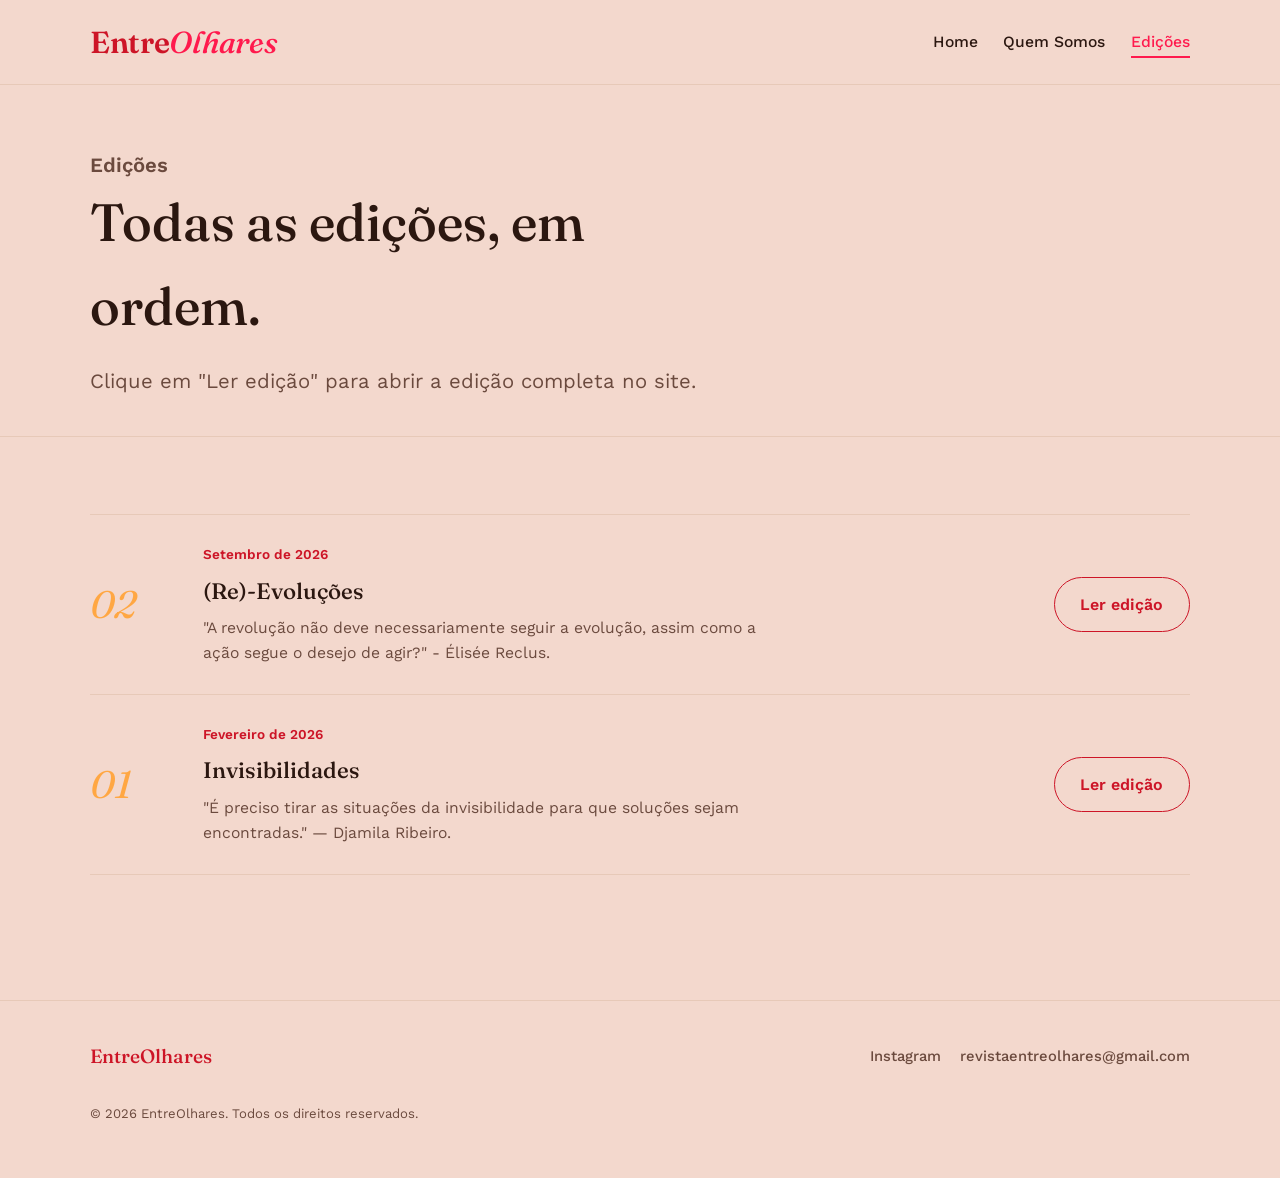
<file: edicoes.html>
<!DOCTYPE html>
<html lang="pt-BR">
<head>
<meta charset="UTF-8">
<meta name="viewport" content="width=device-width, initial-scale=1.0">
<title>Edições — EntreOlhares</title>
<meta name="description" content="Todas as edições da revista digital EntreOlhares, com link para leitura completa.">
<link rel="stylesheet" href="style.css">
</head>
<!-- Google tag (gtag.js) -->
<script async src="https://www.googletagmanager.com/gtag/js?id=G-ZFLD24NJRM"></script>
<script>
  window.dataLayer = window.dataLayer || [];
  function gtag(){dataLayer.push(arguments);}
  gtag('js', new Date());

  gtag('config', 'G-ZFLD24NJRM');
</script>
<body>

<header class="masthead">
  <div class="envolucro masthead__linha">
    <a href="index.html" class="marca">Entre<span>Olhares</span></a>
    <nav aria-label="Navegação principal">
      <ul class="nav-principal">
        <li><a href="index.html">Home</a></li>
        <li><a href="quem-somos.html">Quem Somos</a></li>
        <li><a href="edicoes.html" aria-current="page">Edições</a></li>
      </ul>
    </nav>
    <button class="botao-menu" aria-label="Abrir menu" aria-expanded="false">
      <span></span><span></span><span></span>
    </button>
  </div>
</header>

<main>

  <section class="hero-interno">
    <div class="envolucro">
      <p class="hero-interno__eyebrow">Edições</p>
      <h1>Todas as edições, em ordem.</h1>
      <p>
        Clique em "Ler edição" para abrir a edição completa no site.
      </p>
    </div>
  </section>

  <!-- ============================================================
       LISTA DE EDIÇÕES
       EDITAR — para cada edição, ajuste:
       - o número (span dentro de item-edicao__numero)
       - o título e a data/tema (item-edicao__titulo / __meta)
       - o resumo (item-edicao__resumo)
       - o href do botão "Ler edição": troque "https://exemplo.com/edicao-03"
         pelo link real onde a edição está publicada. target="_blank"
         faz o link abrir em uma nova aba.

       Para adicionar uma nova edição, copie um bloco inteiro
       <div class="item-edicao"> ... </div> e cole no topo da lista.
       ============================================================ -->
  <section class="secao">
    <div class="envolucro">
      <div class="lista-edicoes">



        <div class="item-edicao">
          <span class="item-edicao__numero">02</span>
          <div>
            <p class="item-edicao__meta">Setembro de 2026</p>
            <h2 class="item-edicao__titulo">(Re)-Evoluções</h2>
            <p class="item-edicao__resumo">
              "A revolução não deve necessariamente seguir a evolução, assim como a ação segue o desejo de agir?" - Élisée Reclus.
            </p>
          </div>
          <a class="botao botao--contorno item-edicao__link"
             href="https://online.anyflip.com/nyrmi/kivq/"
             target="_blank" rel="noopener">
            Ler edição
          </a>
        </div>

        <div class="item-edicao">
          <span class="item-edicao__numero">01</span>
          <div>
            <p class="item-edicao__meta">Fevereiro de 2026</p>
            <h2 class="item-edicao__titulo">Invisibilidades</h2>
            <p class="item-edicao__resumo">
              "É preciso tirar as situações da invisibilidade para que soluções sejam encontradas." — Djamila Ribeiro.
            </p>
          </div>
          <a class="botao botao--contorno item-edicao__link"
             href="https://anyflip.com/nyrmi/xofr/"
             target="_blank" rel="noopener">
            Ler edição
          </a>
        </div>

      </div>
    </div>
  </section>

</main>

<footer class="rodape">
  <div class="envolucro rodape__linha">
    <a href="index.html" class="rodape__marca">EntreOlhares</a>
    <ul class="rodape__social">
      <li><a href="https://instagram.com/" target="_blank" rel="noopener">Instagram</a></li>
      <li><a href="mailto:revistaentreolhares@gmail.com" data-copiar-email="revistaentreolhares@gmail.com">revistaentreolhares@gmail.com</a></li>
    </ul>
    <p class="rodape__copy">&copy; 2026 EntreOlhares. Todos os direitos reservados.</p>
  </div>
</footer>

<script src="script.js"></script>
</body>
</html>
</file>
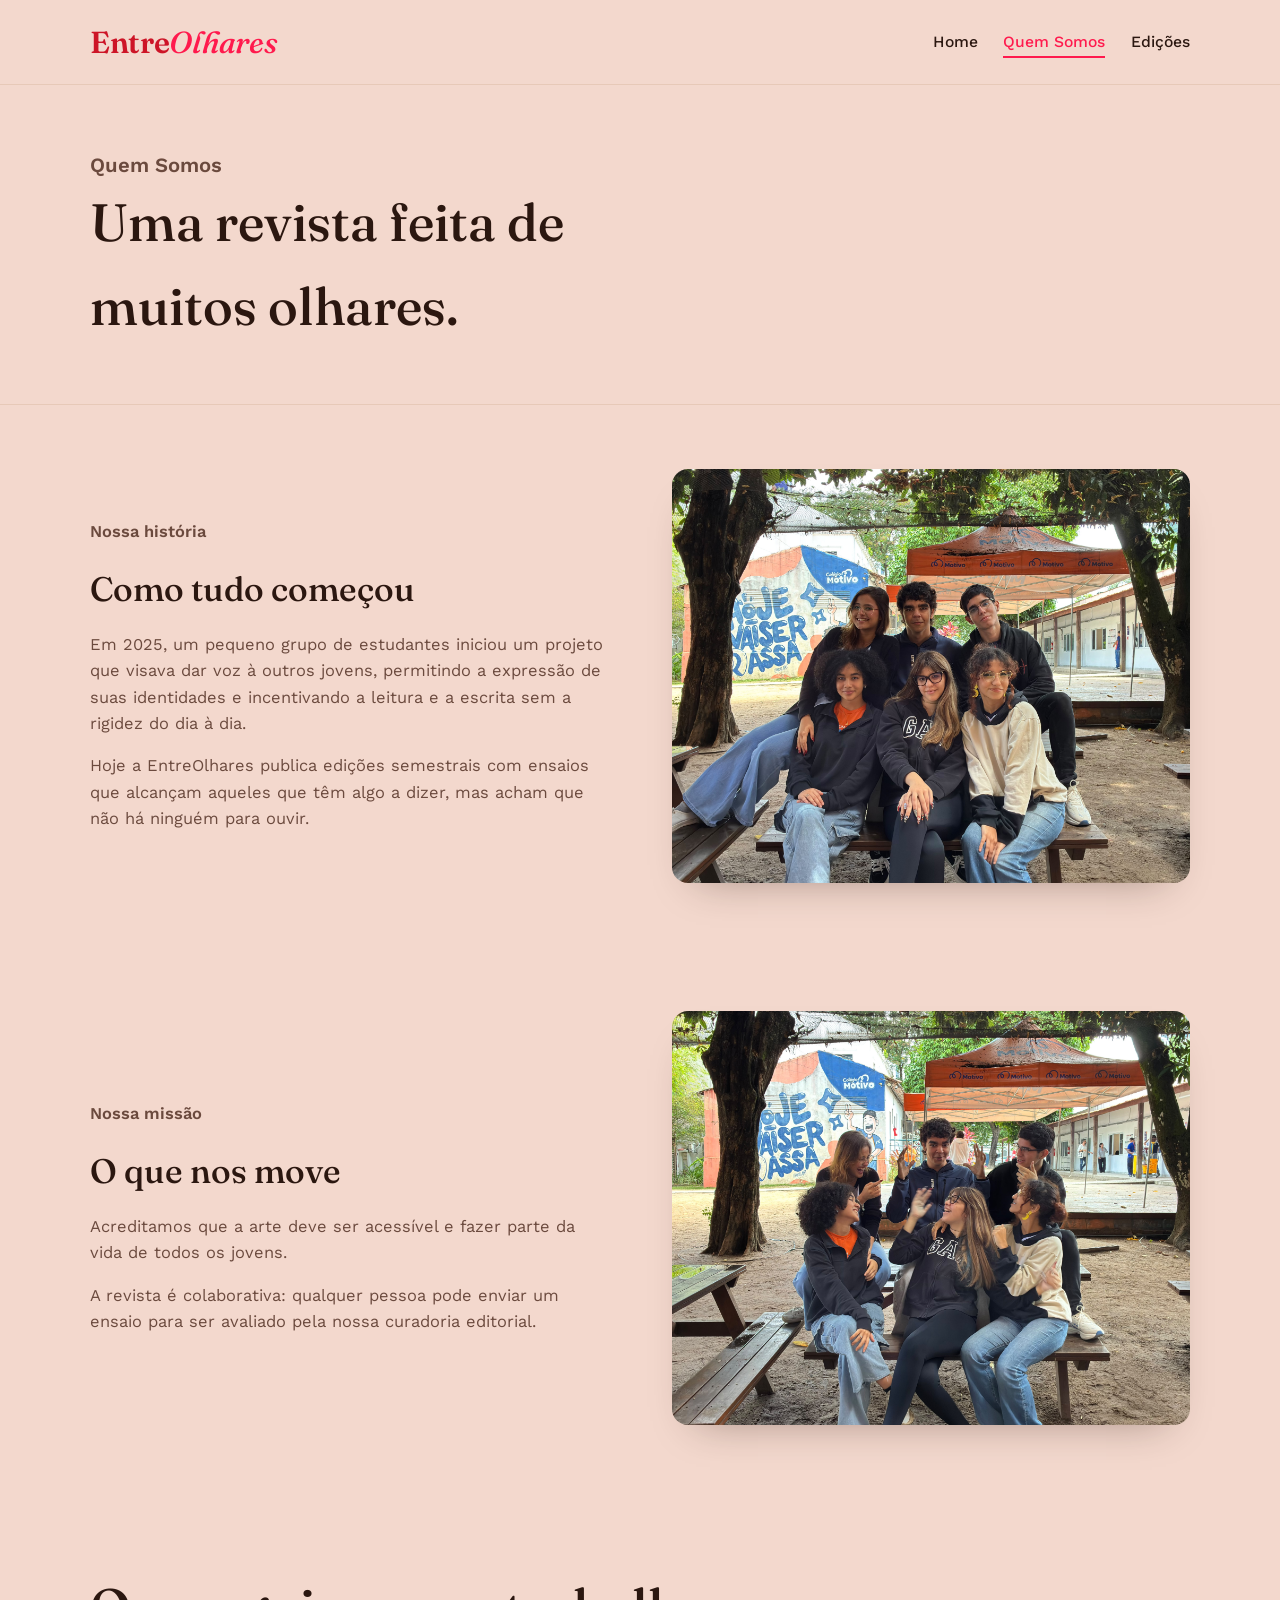
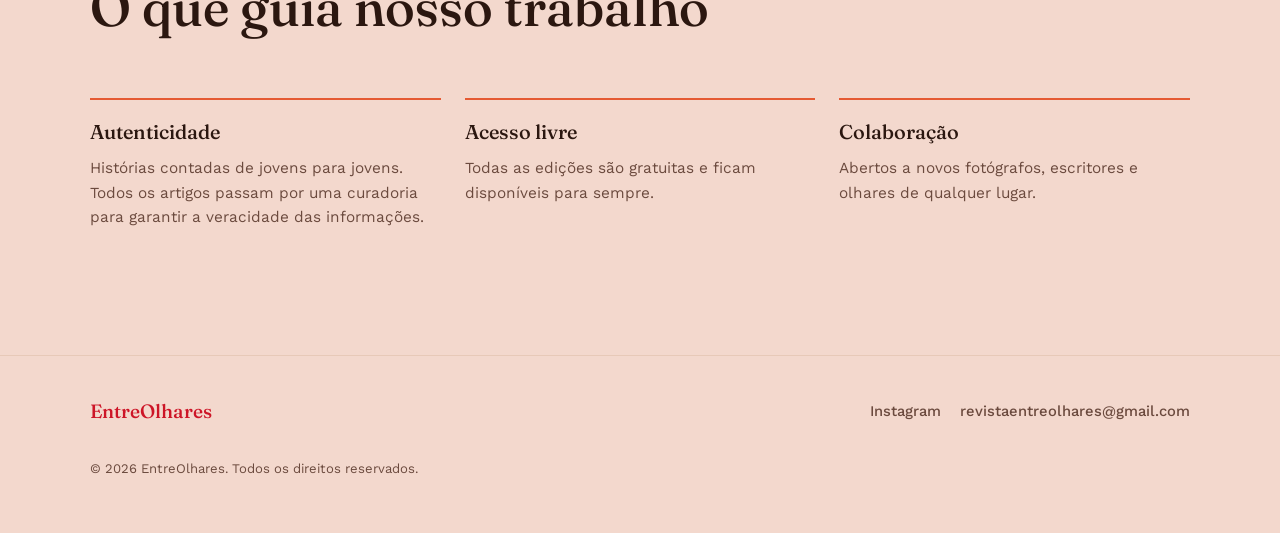
<file: quem-somos.html>
<!DOCTYPE html>
<html lang="pt-BR">
<head>
<meta charset="UTF-8">
<meta name="viewport" content="width=device-width, initial-scale=1.0">
<title>Quem Somos — EntreOlhares</title>
<meta name="description" content="Conheça a equipe e a missão por trás da revista digital EntreOlhares.">
<link rel="stylesheet" href="style.css">
</head>
<!-- Google tag (gtag.js) -->
<script async src="https://www.googletagmanager.com/gtag/js?id=G-ZFLD24NJRM"></script>
<script>
  window.dataLayer = window.dataLayer || [];
  function gtag(){dataLayer.push(arguments);}
  gtag('js', new Date());

  gtag('config', 'G-ZFLD24NJRM');
</script>
<body>

<header class="masthead">
  <div class="envolucro masthead__linha">
    <a href="index.html" class="marca">Entre<span>Olhares</span></a>
    <nav aria-label="Navegação principal">
      <ul class="nav-principal">
        <li><a href="index.html">Home</a></li>
        <li><a href="quem-somos.html" aria-current="page">Quem Somos</a></li>
        <li><a href="edicoes.html">Edições</a></li>
      </ul>
    </nav>
    <button class="botao-menu" aria-label="Abrir menu" aria-expanded="false">
      <span></span><span></span><span></span>
    </button>
  </div>
</header>

<main>

  <!-- EDITAR: eyebrow, título e texto de abertura da página -->
  <section class="hero-interno">
    <div class="envolucro">
      <p class="hero-interno__eyebrow">Quem Somos</p>
      <h1>Uma revista feita de muitos olhares.</h1>
      <p>
      
      </p>
    </div>
  </section>

  <!-- ============================================================
       BLOCO 1 — texto à esquerda, imagem à direita
       EDITAR: troque o texto dentro de <div class="bloco-editorial__texto">
       e a imagem em <img src="...">
       ============================================================ -->
  <section class="envolucro">
    <div class="bloco-editorial">
      <div class="bloco-editorial__texto">
        <p class="bloco-editorial__kicker">Nossa história</p>
        <h2 class="bloco-editorial__titulo">Como tudo começou</h2>
        <!-- EDITAR: cada parágrafo abaixo é um <p> — adicione ou remova à vontade -->
        <p>
          Em 2025, um pequeno grupo de estudantes iniciou um projeto que visava dar voz à outros jovens, permitindo a expressão de suas identidades e incentivando a leitura e a escrita sem a rigidez do dia à dia.
        </p>
        <p>
          Hoje a EntreOlhares publica edições semestrais com ensaios
          que alcançam aqueles que têm algo a dizer, mas acham que não há ninguém para ouvir.
        </p>
      </div>
      <div class="bloco-editorial__imagem">
        <!-- EDITAR: troque pela sua própria foto -->
        <img src="22a3df7e-803e-43e1-8a9c-26025b3429ec.jpeg" alt="Foto ilustrativa ">
      </div>
    </div>
  </section>

  <!-- ============================================================
       BLOCO 2 — imagem à esquerda, texto à direita
       (a classe "bloco-editorial--invertido" faz a ordem trocar)
       ============================================================ -->
  <section class="envolucro">
    <div class="bloco-editorial bloco-editorial--invertido">
      <div class="bloco-editorial__texto">
        <p class="bloco-editorial__kicker">Nossa missão</p>
        <h2 class="bloco-editorial__titulo">O que nos move</h2>
        <p>
          Acreditamos que a arte deve ser acessível e fazer parte da vida de todos os jovens.
        </p>
        <p>
          A revista é colaborativa: qualquer pessoa pode enviar um ensaio
          para ser avaliado pela nossa curadoria editorial.
        </p>
      </div>
      <div class="bloco-editorial__imagem">
        <!-- EDITAR: troque pela sua própria foto -->
        <img src="6b373a09-2f87-4866-98b4-ff094ee57b6b.jpeg" alt="Foto ilustrativa de um ensaio ">
      </div>
    </div>
  </section>

  <!-- ============================================================
       VALORES — três colunas simples
       EDITAR: título e texto de cada item. Para adicionar um item,
       copie um bloco <li>...</li> inteiro.
       ============================================================ -->
  <section class="secao">
    <div class="envolucro">
      <div class="secao__cabecalho">
        <h2 class="secao__titulo">O que guia nosso trabalho</h2>
      </div>
      <ul class="lista-valores">
        <li>
          <h3>Autenticidade</h3>
          <p>Histórias contadas de jovens para jovens. Todos os artigos passam por uma curadoria para garantir a veracidade das informações.</p>
        </li>
        <li>
          <h3>Acesso livre</h3>
          <p>Todas as edições são gratuitas e ficam disponíveis para sempre.</p>
        </li>
        <li>
          <h3>Colaboração</h3>
          <p>Abertos a novos fotógrafos, escritores e olhares de qualquer lugar.</p>
        </li>
      </ul>
    </div>
  </section>

</main>

<footer class="rodape">
  <div class="envolucro rodape__linha">
    <a href="index.html" class="rodape__marca">EntreOlhares</a>
    <ul class="rodape__social">
      <li><a href="https://instagram.com/" target="_blank" rel="noopener">Instagram</a></li>
      <li><a href="mailto:revistaentreolhares@gmail.com" data-copiar-email="revistaentreolhares@gmail.com">revistaentreolhares@gmail.com</a></li>
    </ul>
    <p class="rodape__copy">&copy; 2026 EntreOlhares. Todos os direitos reservados.</p>
  </div>
</footer>

<script src="script.js"></script>
</body>
</html>
</file>
<file: style.css>
/* =========================================================================
   ENTREOLHARES — FOLHA DE ESTILO PRINCIPAL
   Este arquivo é compartilhado pelas 3 páginas (index, quem-somos, edicoes).
   As cores e fontes ficam centralizadas em :root logo abaixo — para mudar
   a identidade visual da revista, basta editar os valores ali.
   ========================================================================= */

@import url('https://fonts.googleapis.com/css2?family=Fraunces:ital,opsz,wght@0,9..144,300;0,9..144,400;0,9..144,500;0,9..144,600;1,9..144,400;1,9..144,500&family=Work+Sans:wght@400;500;600;700&display=swap');

:root{
  /* ---- PALETA DA REVISTA (os 6 tons enviados) ---- */
  --laranja:      #E55A33; /* cor de marca — usada em títulos e destaques */
  --pessego:      #F3D8CD; /* fundo claro principal */
  --rosa-vivo:    #FF1A4D; /* chamadas de ação (CTA), links importantes */
  --vermelho:     #CD1527; /* texto de destaque, contornos */
  --ambar:        #FFA743; /* apoio quente, hover, tags */
  --laranja2:     #F07D3A; /* apoio, gradientes */

  /* ---- tons neutros derivados, para leitura confortável ---- */
  --tinta:        #2B1710; /* "preto" quente usado no corpo de texto */
  --tinta-suave:  #6B4A3E; /* texto secundário */
  --papel:        #FFFBF7; /* branco quente para cartões */
  --linha:        #E7C9B8; /* linhas divisórias sutis */

  /* ---- tipografia ---- */
  --fonte-display: "Fraunces", Georgia, serif;
  --fonte-texto:   "Work Sans", Arial, sans-serif;

  /* ---- escala tipográfica fluida ---- */
  --tam-mega:   clamp(3rem, 4.5vw + 1.5rem, 7.5rem);
  --tam-h1:     clamp(2.2rem, 2.6vw + 1.2rem, 3.6rem);
  --tam-h2:     clamp(1.6rem, 1.4vw + 1rem, 2.4rem);
  --tam-h3:     clamp(1.2rem, 0.6vw + 1rem, 1.5rem);
  --tam-lead:   clamp(1.05rem, 0.4vw + 0.95rem, 1.3rem);

  --largura-maxima: 1180px;
}

*, *::before, *::after{ box-sizing: border-box; }

html{ scroll-behavior: smooth; }

body{
  margin: 0;
  background: var(--pessego);
  color: var(--tinta);
  font-family: var(--fonte-texto);
  font-size: 1rem;
  line-height: 1.6;
  -webkit-font-smoothing: antialiased;
}

img{ max-width: 100%; display: block; }

a{ color: inherit; }

.envolucro{
  width: 100%;
  max-width: var(--largura-maxima);
  margin-inline: auto;
  padding-inline: clamp(1.25rem, 4vw, 2.5rem);
}

/* respeita usuários que preferem menos animação */
@media (prefers-reduced-motion: reduce){
  html{ scroll-behavior: auto; }
  *{ animation-duration: 0.001ms !important; transition-duration: 0.001ms !important; }
}

/* foco visível para navegação por teclado */
a:focus-visible,
button:focus-visible{
  outline: 2px solid var(--vermelho);
  outline-offset: 3px;
  border-radius: 2px;
}

/* =========================================================================
   CABEÇALHO / MASTHEAD
   ========================================================================= */
.masthead{
  position: sticky;
  top: 0;
  z-index: 50;
  background: var(--pessego);
  border-bottom: 1px solid var(--linha);
}

.masthead__linha{
  display: flex;
  align-items: center;
  justify-content: space-between;
  padding-block: 1.1rem;
  gap: 1rem;
}

.marca{
  font-family: var(--fonte-display);
  font-weight: 600;
  font-size: clamp(1.4rem, 1.6vw + 1rem, 1.9rem);
  text-decoration: none;
  color: var(--vermelho);
  letter-spacing: -0.01em;
}

.marca span{ color: var(--rosa-vivo); font-style: italic; font-weight: 500; }

.nav-principal{
  display: flex;
  gap: clamp(1.2rem, 2vw, 2.2rem);
  list-style: none;
  margin: 0;
  padding: 0;
}

.nav-principal a{
  text-decoration: none;
  font-weight: 500;
  font-size: 0.98rem;
  color: var(--tinta);
  padding-block: 0.3rem;
  border-bottom: 2px solid transparent;
  transition: border-color 0.2s ease, color 0.2s ease;
}

.nav-principal a:hover,
.nav-principal a[aria-current="page"]{
  color: var(--rosa-vivo);
  border-bottom-color: var(--rosa-vivo);
}

.botao-menu{
  display: none;
  background: none;
  border: 1.5px solid var(--vermelho);
  border-radius: 8px;
  width: 42px;
  height: 38px;
  cursor: pointer;
  padding: 0;
}
.botao-menu span{
  display: block;
  width: 20px;
  height: 2px;
  margin: 4px auto;
  background: var(--vermelho);
  border-radius: 2px;
}

@media (max-width: 760px){
  .botao-menu{ display: block; }
  .nav-principal{
    position: absolute;
    inset: 100% 0 auto 0;
    flex-direction: column;
    background: var(--papel);
    padding: 1.25rem clamp(1.25rem, 4vw, 2.5rem);
    border-bottom: 1px solid var(--linha);
    gap: 1rem;
    display: none;
  }
  .nav-principal.aberto{ display: flex; }
}

/* =========================================================================
   HERO (usado na Home)
   ========================================================================= */
.hero{
  padding-block: clamp(2.5rem, 6vw, 5rem) clamp(3rem, 6vw, 5rem);
  position: relative;
  overflow: hidden;
}

.hero__grade{
  display: grid;
  grid-template-columns: 1.1fr 0.9fr;
  gap: clamp(2rem, 4vw, 3.5rem);
  align-items: center;
}

.hero__eyebrow{
  font-family: var(--fonte-texto);
  font-weight: 600;
  color: var(--vermelho);
  font-size: 0.95rem;
  margin: 0 0 0.9rem;
}

.hero h1{
  font-family: var(--fonte-display);
  font-weight: 500;
  font-size: var(--tam-mega);
  line-height: 0.98;
  margin: 0 0 1.3rem;
  color: var(--tinta);
  max-width: 12ch;
}

.hero h1 em{
  font-style: italic;
  color: var(--rosa-vivo);
  font-weight: 500;
}

.hero__texto{
  font-size: var(--tam-lead);
  color: var(--tinta-suave);
  max-width: 46ch;
  margin: 0 0 2rem;
}

.grupo-botoes{ display: flex; flex-wrap: wrap; gap: 0.9rem; }

.botao{
  display: inline-flex;
  align-items: center;
  gap: 0.5rem;
  font-family: var(--fonte-texto);
  font-weight: 600;
  font-size: 1rem;
  text-decoration: none;
  padding: 0.85rem 1.6rem;
  border-radius: 100px;
  border: 1.5px solid transparent;
  cursor: pointer;
  transition: transform 0.15s ease, background 0.2s ease, color 0.2s ease;
}
.botao:hover{ transform: translateY(-2px); }

.botao--cheio{
  background: var(--rosa-vivo);
  color: var(--papel);
}
.botao--cheio:hover{ background: var(--vermelho); }

.botao--contorno{
  background: transparent;
  border-color: var(--vermelho);
  color: var(--vermelho);
}
.botao--contorno:hover{ background: var(--vermelho); color: var(--papel); }

/* mosaico de imagens do hero */
.hero__mosaico{
  position: relative;
  aspect-ratio: 1 / 1.05;
}
.hero__mosaico img{
  position: absolute;
  object-fit: cover;
  border-radius: 14px;
  box-shadow: 0 18px 40px -18px rgba(43,23,16,0.45);
}
.hero__mosaico .foto-1{
  width: 62%; height: 68%;
  top: 0; right: 0;
  transform: rotate(2deg);
  z-index: 2;
}
.hero__mosaico .foto-2{
  width: 50%; height: 46%;
  bottom: 0; left: 0;
  transform: rotate(-4deg);
  z-index: 1;
  border: 6px solid var(--pessego);
}
.hero__mosaico::before{
  content: "";
  position: absolute;
  width: 70%; height: 70%;
  right: -8%; bottom: -8%;
  background: var(--ambar);
  border-radius: 14px;
  z-index: 0;
}

@media (max-width: 860px){
  .hero__grade{ grid-template-columns: 1fr; }
  .hero h1{ max-width: 100%; }
  .hero__mosaico{ order: -1; max-width: 420px; margin-inline: auto; width: 100%; }
}

/* =========================================================================
   SEÇÕES GERAIS
   ========================================================================= */
.secao{ padding-block: clamp(3rem, 6vw, 5.5rem); }

.secao__cabecalho{
  max-width: 62ch;
  margin-bottom: clamp(2rem, 4vw, 3rem);
}

.secao__titulo{
  font-family: var(--fonte-display);
  font-size: var(--tam-h1);
  font-weight: 500;
  margin: 0 0 0.8rem;
  color: var(--tinta);
}

.secao__descricao{
  font-size: var(--tam-lead);
  color: var(--tinta-suave);
  margin: 0;
}

/* =========================================================================
   CARTÕES DE EDIÇÃO (prévia na Home)
   ========================================================================= */
.grade-edicoes{
  display: grid;
  grid-template-columns: repeat(3, 1fr);
  gap: 1.75rem;
}

.cartao-edicao{
  background: var(--papel);
  border-radius: 16px;
  overflow: hidden;
  border: 1px solid var(--linha);
  text-decoration: none;
  color: var(--tinta);
  display: flex;
  flex-direction: column;
  transition: transform 0.2s ease, box-shadow 0.2s ease;
}
.cartao-edicao:hover{
  transform: translateY(-4px);
  box-shadow: 0 20px 34px -22px rgba(43,23,16,0.35);
}
.cartao-edicao img{ aspect-ratio: 4/3; object-fit: cover; }
.cartao-edicao__corpo{ padding: 1.3rem 1.4rem 1.5rem; }
.cartao-edicao__numero{
  font-family: var(--fonte-display);
  font-style: italic;
  color: var(--rosa-vivo);
  font-size: 0.95rem;
  margin: 0 0 0.3rem;
}
.cartao-edicao__titulo{
  font-family: var(--fonte-display);
  font-size: 1.3rem;
  font-weight: 500;
  margin: 0 0 0.4rem;
}
.cartao-edicao__resumo{ color: var(--tinta-suave); font-size: 0.95rem; margin: 0; }

@media (max-width: 900px){
  .grade-edicoes{ grid-template-columns: repeat(2, 1fr); }
}
@media (max-width: 620px){
  .grade-edicoes{ grid-template-columns: 1fr; }
}

/* =========================================================================
   AJUDE O PROJETO (doação via Pix) — HOME
   ========================================================================= */
.apoio{
  background: linear-gradient(135deg, var(--vermelho) 0%, var(--rosa-vivo) 55%, var(--laranja2) 100%);
  border-radius: 24px;
  color: var(--papel);
  padding: clamp(2rem, 5vw, 3.5rem);
  display: grid;
  grid-template-columns: 1.2fr 0.8fr;
  gap: clamp(2rem, 4vw, 3rem);
  align-items: center;
}

.apoio__titulo{
  font-family: var(--fonte-display);
  font-size: var(--tam-h2);
  font-weight: 500;
  margin: 0 0 0.9rem;
}

.apoio__texto{
  font-size: 1.05rem;
  opacity: 0.95;
  max-width: 48ch;
  margin: 0 0 1.6rem;
}

.apoio__cartao-pix{
  background: var(--papel);
  color: var(--tinta);
  border-radius: 18px;
  padding: 1.6rem;
  text-align: center;
}

.apoio__cartao-pix img{
  width: 168px;
  height: 168px;
  margin: 0 auto 1rem;
  border-radius: 10px;
  border: 1px solid var(--linha);
}

.apoio__chave-label{
  font-size: 0.85rem;
  font-weight: 600;
  color: var(--tinta-suave);
  margin: 0 0 0.4rem;
}

.apoio__chave-caixa{
  display: flex;
  align-items: center;
  gap: 0.5rem;
  background: var(--pessego);
  border-radius: 100px;
  padding: 0.5rem 0.5rem 0.5rem 1rem;
  margin-bottom: 0.4rem;
}

.apoio__chave-texto{
  flex: 1;
  font-weight: 600;
  font-size: 0.92rem;
  text-align: left;
  white-space: nowrap;
  overflow: hidden;
  text-overflow: ellipsis;
}

.botao-copiar{
  background: var(--vermelho);
  color: var(--papel);
  border: none;
  border-radius: 100px;
  padding: 0.55rem 1rem;
  font-family: var(--fonte-texto);
  font-weight: 600;
  font-size: 0.85rem;
  cursor: pointer;
  white-space: nowrap;
  transition: background 0.2s ease;
}
.botao-copiar:hover{ background: var(--laranja); }

.apoio__aviso-copia{
  min-height: 1.1rem;
  font-size: 0.82rem;
  color: var(--vermelho);
  font-weight: 600;
  margin: 0;
}

@media (max-width: 820px){
  .apoio{ grid-template-columns: 1fr; }
}

/* =========================================================================
   PÁGINA INTERNA — cabeçalho de página (Quem Somos / Edições)
   ========================================================================= */
.hero-interno{
  padding-block: clamp(2.5rem, 5vw, 4rem) clamp(1.5rem, 3vw, 2.5rem);
  border-bottom: 1px solid var(--linha);
}
.hero-interno__eyebrow{
  font-weight: 600;
  color: var(--vermelho);
  margin: 0 0 0.7rem;
}
.hero-interno h1{
  font-family: var(--fonte-display);
  font-weight: 500;
  font-size: var(--tam-h1);
  margin: 0 0 1rem;
  max-width: 16ch;
}
.hero-interno p{
  font-size: var(--tam-lead);
  color: var(--tinta-suave);
  max-width: 56ch;
  margin: 0;
}

/* =========================================================================
   QUEM SOMOS — blocos de texto + imagem alternados
   ========================================================================= */
.bloco-editorial{
  display: grid;
  grid-template-columns: 1fr 1fr;
  gap: clamp(2rem, 5vw, 4rem);
  align-items: center;
  padding-block: clamp(2.5rem, 5vw, 4rem);
  border-bottom: 1px solid var(--linha);
}
.bloco-editorial:last-of-type{ border-bottom: none; }

.bloco-editorial--invertido .bloco-editorial__imagem{ order: 2; }
.bloco-editorial--invertido .bloco-editorial__texto{ order: 1; }

.bloco-editorial__imagem img{
  border-radius: 16px;
  aspect-ratio: 4/3.2;
  object-fit: cover;
  box-shadow: 0 20px 40px -24px rgba(43,23,16,0.4);
}

.bloco-editorial__kicker{
  font-weight: 600;
  color: var(--rosa-vivo);
  margin: 0 0 0.6rem;
}
.bloco-editorial__titulo{
  font-family: var(--fonte-display);
  font-size: var(--tam-h2);
  font-weight: 500;
  margin: 0 0 1rem;
}
.bloco-editorial__texto p{
  color: var(--tinta-suave);
  font-size: 1.03rem;
  margin: 0 0 1rem;
}
.bloco-editorial__texto p:last-child{ margin-bottom: 0; }

@media (max-width: 780px){
  .bloco-editorial{ grid-template-columns: 1fr; }
  .bloco-editorial--invertido .bloco-editorial__imagem,
  .bloco-editorial--invertido .bloco-editorial__texto{ order: initial; }
}

/* valores / equipe — lista simples, não é numerada por não ser sequência */
.lista-valores{
  list-style: none;
  margin: 0;
  padding: 0;
  display: grid;
  grid-template-columns: repeat(3, 1fr);
  gap: 1.5rem;
}
.lista-valores li{
  border-top: 2px solid var(--laranja);
  padding-top: 1rem;
}
.lista-valores h3{
  font-family: var(--fonte-display);
  font-weight: 500;
  font-size: 1.25rem;
  margin: 0 0 0.5rem;
}
.lista-valores p{ color: var(--tinta-suave); margin: 0; font-size: 0.96rem; }

@media (max-width: 700px){
  .lista-valores{ grid-template-columns: 1fr; }
}

/* =========================================================================
   EDIÇÕES — lista numerada (sequência cronológica real) com link externo
   ========================================================================= */
.lista-edicoes{
  display: flex;
  flex-direction: column;
}

.item-edicao{
  display: grid;
  grid-template-columns: auto 1fr auto;
  align-items: center;
  gap: clamp(1.2rem, 3vw, 2.5rem);
  padding-block: 1.8rem;
  border-bottom: 1px solid var(--linha);
}
.item-edicao:first-child{ border-top: 1px solid var(--linha); }

.item-edicao__numero{
  font-family: var(--fonte-display);
  font-style: italic;
  font-size: clamp(2rem, 3vw, 2.8rem);
  color: var(--ambar);
  min-width: 3ch;
}

.item-edicao__titulo{
  font-family: var(--fonte-display);
  font-size: 1.4rem;
  font-weight: 500;
  margin: 0 0 0.35rem;
}
.item-edicao__meta{
  font-size: 0.85rem;
  font-weight: 600;
  color: var(--vermelho);
  margin: 0 0 0.5rem;
}
.item-edicao__resumo{
  color: var(--tinta-suave);
  margin: 0;
  max-width: 58ch;
  font-size: 0.98rem;
}

.item-edicao__link{
  justify-self: end;
}

@media (max-width: 700px){
  .item-edicao{
    grid-template-columns: auto 1fr;
  }
  .item-edicao__link{
    grid-column: 1 / -1;
    justify-self: start;
    margin-top: 0.6rem;
  }
}

/* =========================================================================
   RODAPÉ
   ========================================================================= */
.rodape{
  border-top: 1px solid var(--linha);
  padding-block: 2.5rem;
  margin-top: clamp(2rem, 5vw, 3rem);
}
.rodape__linha{
  display: flex;
  flex-wrap: wrap;
  justify-content: space-between;
  align-items: center;
  gap: 1rem;
}
.rodape__marca{
  font-family: var(--fonte-display);
  font-weight: 500;
  color: var(--vermelho);
  font-size: 1.2rem;
  text-decoration: none;
}
.rodape__social{
  display: flex;
  gap: 1.2rem;
  list-style: none;
  margin: 0;
  padding: 0;
}
.rodape__social a{
  text-decoration: none;
  font-weight: 500;
  font-size: 0.92rem;
  color: var(--tinta-suave);
}
.rodape__social a:hover{ color: var(--rosa-vivo); }
.rodape__copy{
  width: 100%;
  font-size: 0.82rem;
  color: var(--tinta-suave);
  margin-top: 1rem;
}

/* =========================================================================
   AJUSTES FINOS PARA CELULAR
   Estas regras entram só em telas pequenas e refinam espaçamentos,
   tamanhos de toque e quebras de linha para ficar confortável no celular.
   ========================================================================= */
@media (max-width: 600px){

  /* menos espaço em branco nas bordas e entre seções no celular */
  .envolucro{ padding-inline: 1.1rem; }
  .secao{ padding-block: 2.5rem; }

  /* cabeçalho: marca menor e mais espaço pro botão de menu */
  .marca{ font-size: 1.3rem; }
  .masthead__linha{ padding-block: 0.85rem; }

  /* menu do celular ocupa a tela toda em altura, com sombra pra destacar */
  .nav-principal{
    box-shadow: 0 12px 20px -12px rgba(43,23,16,0.25);
  }
  .nav-principal a{
    font-size: 1.05rem;
    padding-block: 0.5rem;
  }

  /* hero: título um pouco menor e botões ocupando a largura toda
     (mais fácil de tocar com o dedo) */
  .hero{ padding-block: 1.75rem 2.5rem; }
  .hero__texto{ font-size: 1rem; }
  .grupo-botoes{ flex-direction: column; }
  .grupo-botoes .botao{ width: 100%; justify-content: center; }

  /* mosaico de fotos um pouco mais compacto */
  .hero__mosaico{ max-width: 300px; }

  /* cartões de edição: imagem um pouco mais baixa, texto mais compacto */
  .cartao-edicao__corpo{ padding: 1.1rem 1.2rem 1.3rem; }

 /* Bloco "Ajude o projeto" */
.apoio {
  padding: 1.25rem;
  border-radius: 16px;
  width: 100%;
  box-sizing: border-box;
}

.apoio__cartao-pix {
  padding: 1rem;
  width: 100%;
  max-width: 320px;
  margin: 0 auto;
  box-sizing: border-box;
}

.apoio__cartao-pix img {
  width: 130px;
  height: 130px;
  max-width: 100%;
  object-fit: contain;
}

.apoio__chave-texto {
  font-size: 0.8rem;
  overflow-wrap: anywhere;
  word-break: break-word;
}

/* Ajustes para celular */
@media (max-width: 600px) {
  .apoio {
    padding: 1rem;
    margin-left: 0;
    margin-right: 0;
  }

  .apoio__cartao-pix {
    width: 100%;
    max-width: 280px;
    padding: 0.85rem;
  }

  .apoio__cartao-pix img {
    width: 115px;
    height: 115px;
  }

  .apoio__chave-texto {
    font-size: 0.75rem;
    line-height: 1.4;
  }
}

  /* lista de edições: número menor e botão "Ler edição" ocupando
     a largura toda, mais fácil de tocar */
  .item-edicao{ padding-block: 1.4rem; }
  .item-edicao__numero{ font-size: 1.8rem; }
  .item-edicao__titulo{ font-size: 1.2rem; }
  .item-edicao__link{
    width: 100%;
    justify-content: center;
  }

  /* blocos de "Quem Somos": imagem um pouco mais baixa */
  .bloco-editorial{ padding-block: 1.75rem; }
  .bloco-editorial__titulo{ font-size: 1.5rem; }

  /* rodapé: tudo centralizado e empilhado, mais fácil de ler */
  .rodape__linha{
    flex-direction: column;
    text-align: center;
  }
  .rodape__social{
    flex-direction: column;
    gap: 0.6rem;
    align-items: center;
  }
  .rodape__copy{ text-align: center; margin-top: 0.6rem; }
}
</file>
